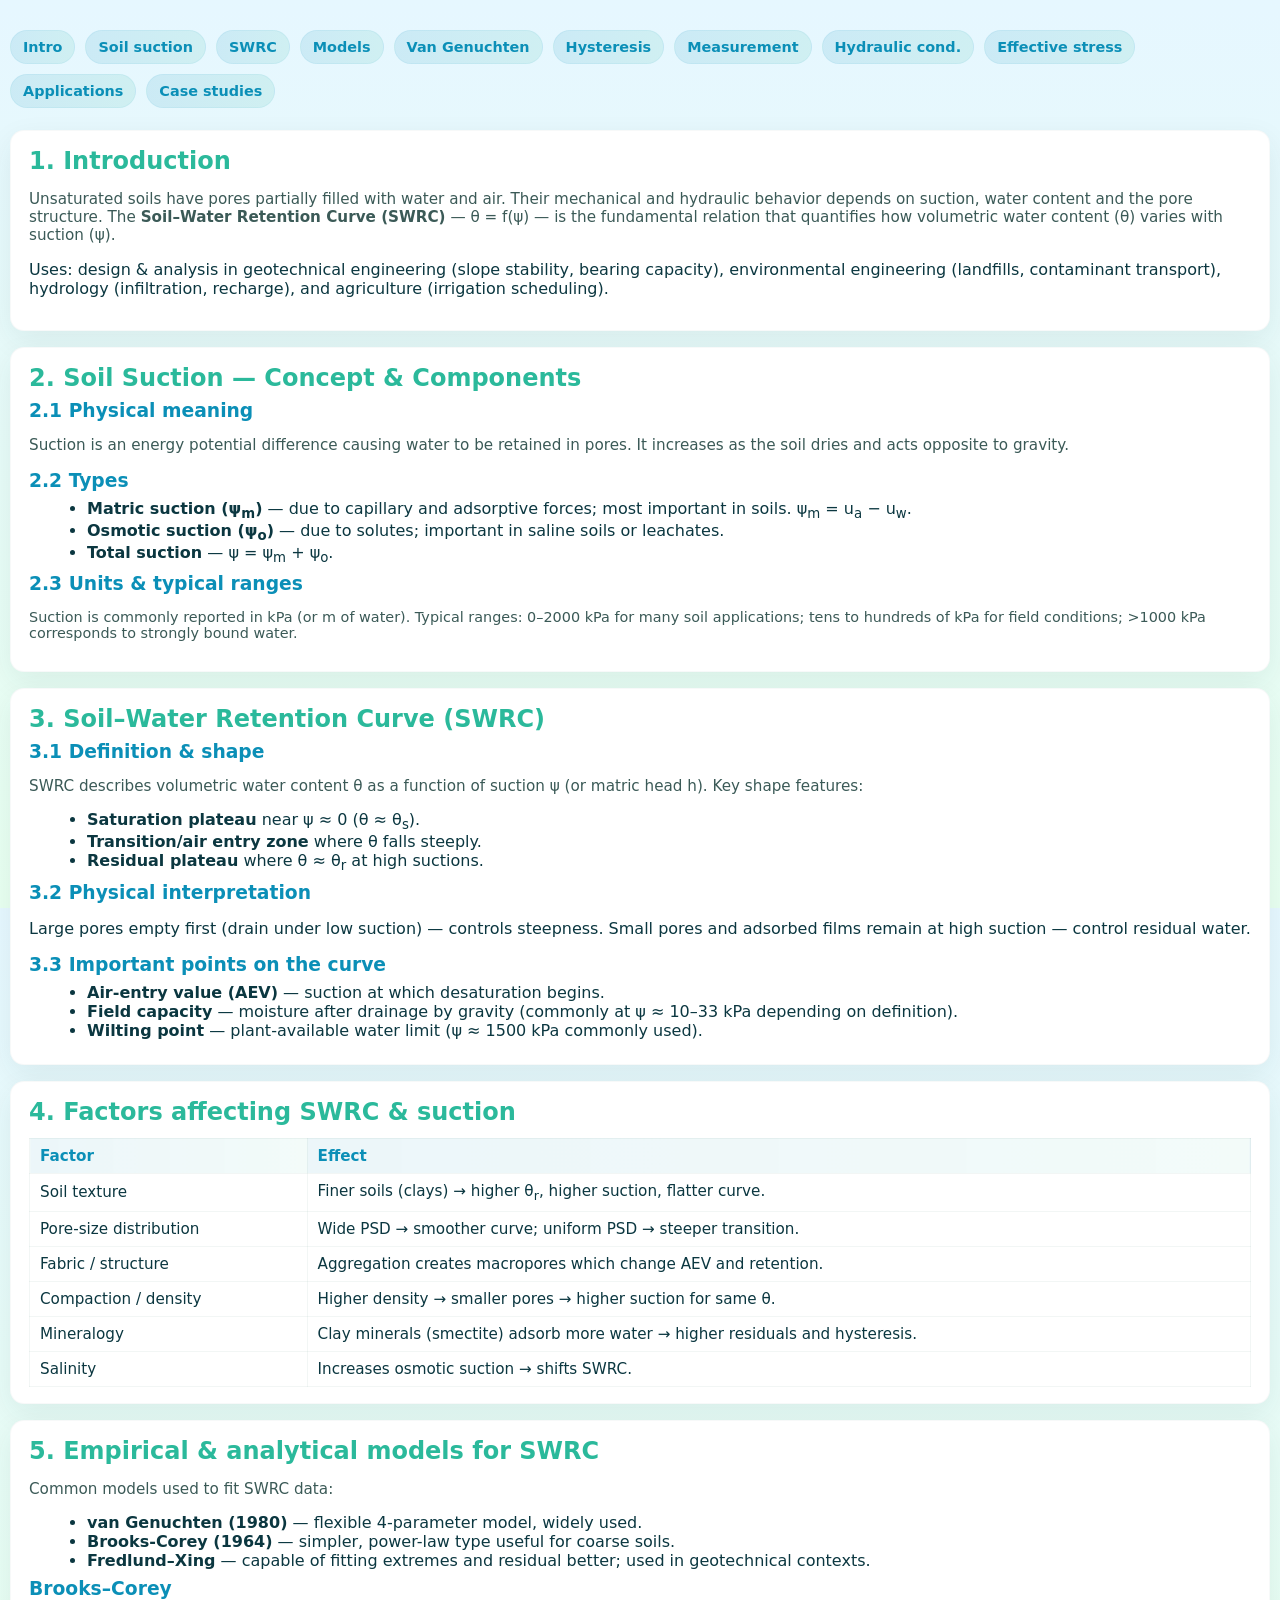
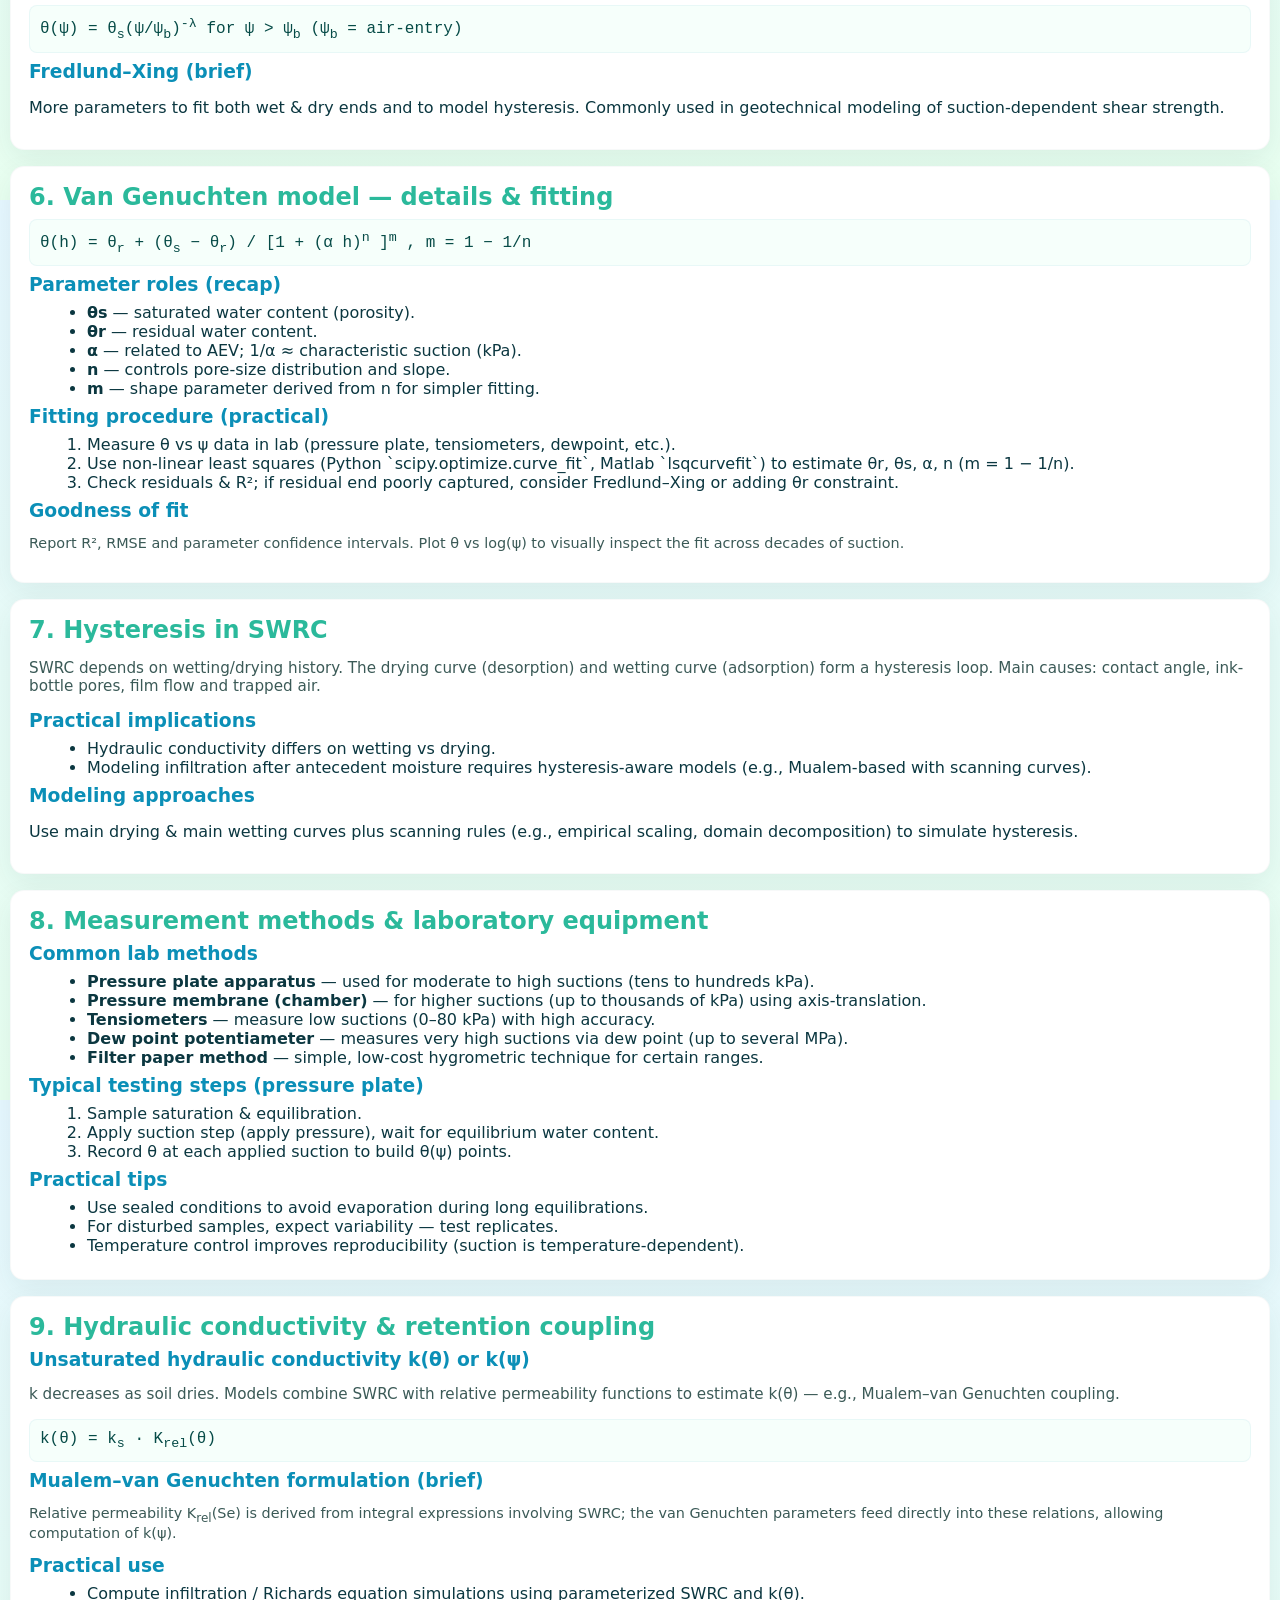
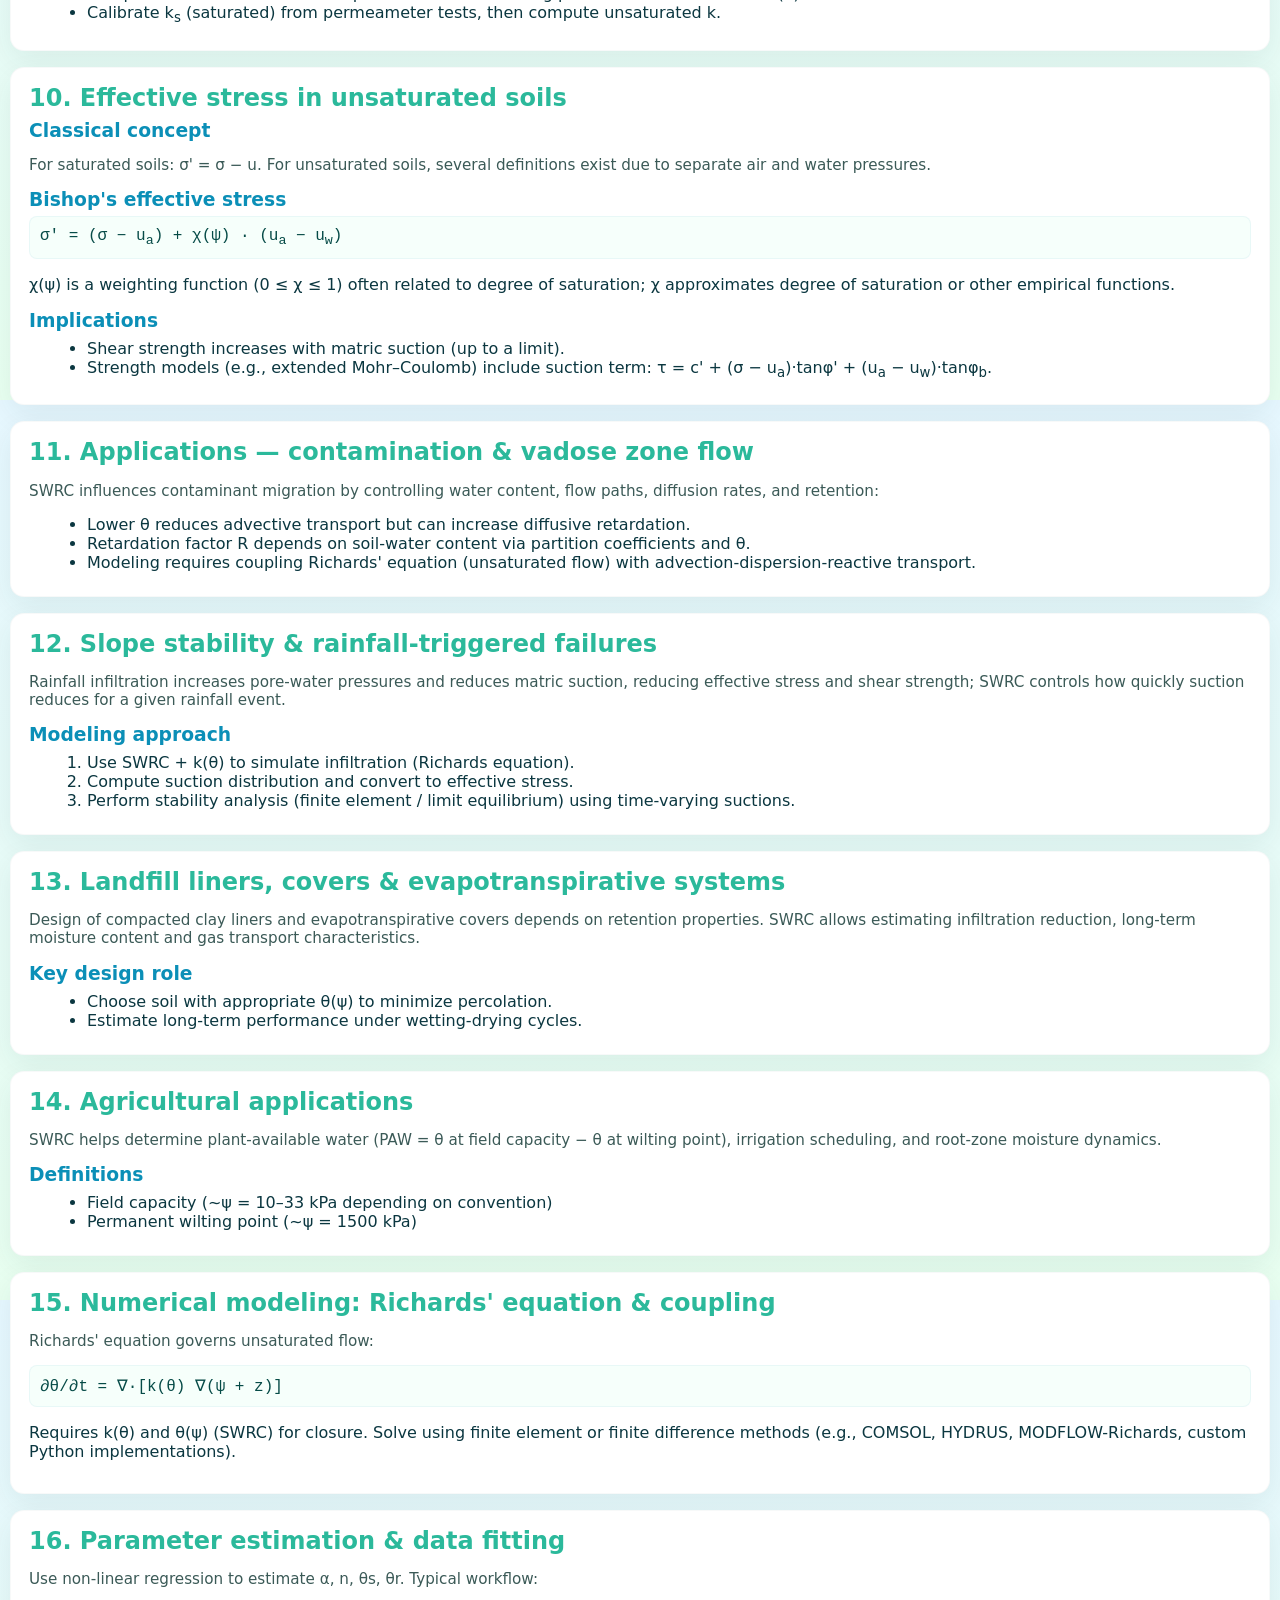
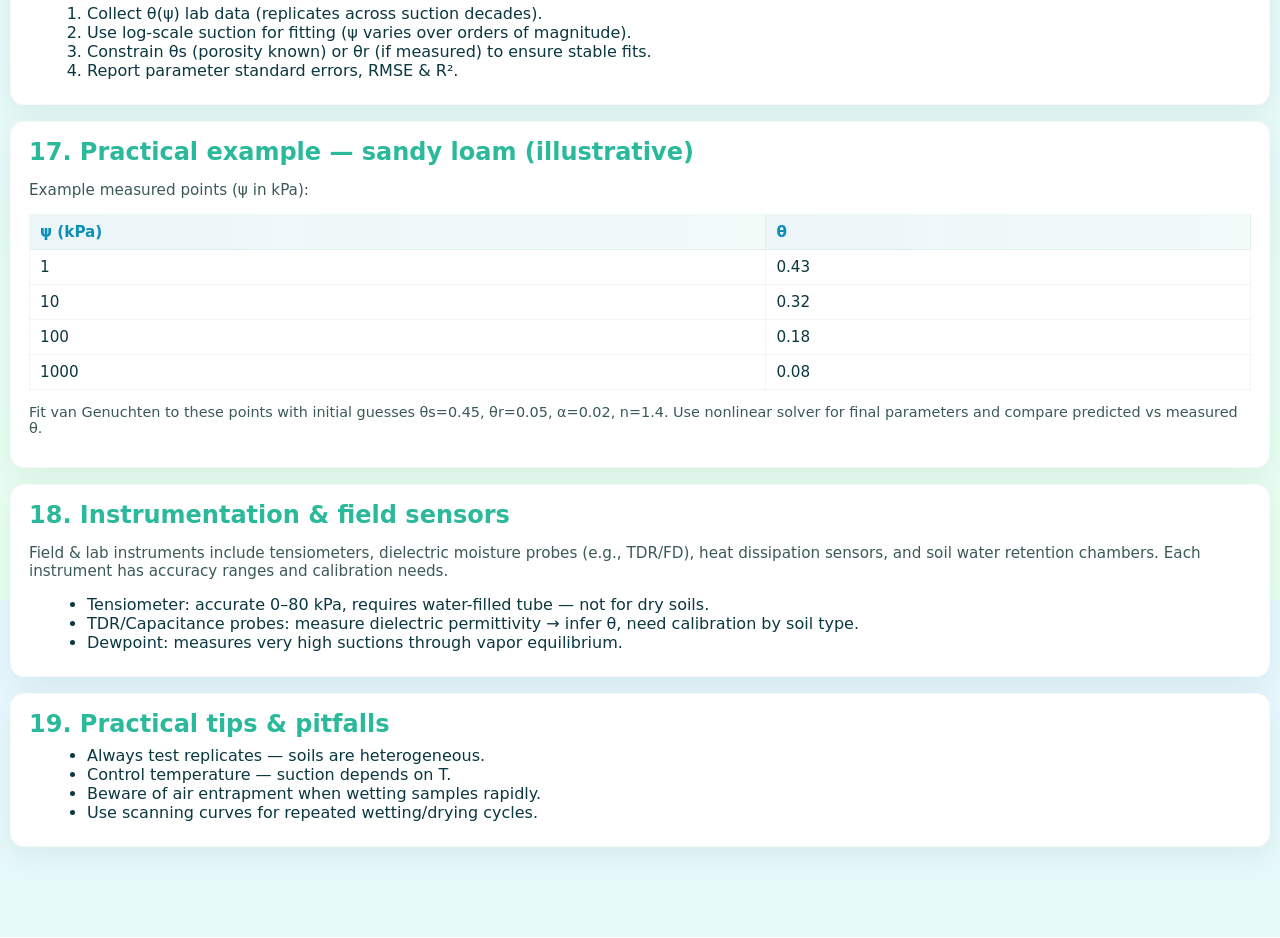
<file: notes.html>
<!doctype html>
<html lang="en">
<head>
<meta charset="utf-8" />
<meta name="viewport" content="width=device-width,initial-scale=1" />
<title>Detailed Notes — SWRC & Unsaturated Soil Mechanics</title>

<style>
  :root{
    --bg1:#e6f7ff;
    --bg2:#e8fff0;
    --card:#ffffff;
    --accent1:#0b8fb7;
    --accent2:#2bb99b;
    --text:#0b3740;
    --muted:#3b5a57;
    --radius:14px;
    --shadow:0 10px 30px rgba(11,55,50,0.07);
  }
/* page */
  html,body{height:100%; margin:0; font-family:Inter, system-ui, -apple-system, "Segoe UI", Roboto, Arial; color:var(--text); background: linear-gradient(180deg,var(--bg1),var(--bg2)); -webkit-font-smoothing:antialiased; -moz-osx-font-smoothing:grayscale;}
  .wrap{max-width:1400px; margin:8px auto; padding:10px;}
/* toc */
  .toc{margin:12px 0 22px 0; display:flex; gap:10px; flex-wrap:wrap;}
  .toc a{background:linear-gradient(90deg, rgba(11,143,183,0.12), rgba(43,185,155,0.12)); color:var(--accent1); padding:8px 12px; border-radius:999px; text-decoration:none; font-weight:600; font-size:0.9rem; border:1px solid rgba(11,143,183,0.06);}

  /* card */
  .card{background:var(--card); border-radius:var(--radius); padding:16px 18px; margin:16px 0; box-shadow:var(--shadow); border:1px solid rgba(6,84,72,0.03);}
  .card h2{margin:0 0 8px 0; color:var(--accent2);}
  .card h3{margin:8px 0 6px 0; color:var(--accent1);}
  .muted{color:var(--muted); font-size:0.95rem;}

  /* tables */
  table{width:100%; border-collapse:collapse; margin-top:12px; font-size:0.95rem;}
  table th, table td{padding:8px 10px; border:1px solid rgba(7,80,72,0.05); text-align:left;}
  table thead th{background:linear-gradient(90deg, rgba(11,143,183,0.08), rgba(43,185,155,0.06)); color:var(--accent1); font-weight:700;}

  /* code/equation */
  pre.equation, .equation{background:#f6fffb; padding:10px; border-radius:8px; border:1px solid rgba(11,143,183,0.06); font-family: ui-monospace, SFMono-Regular, Menlo, Monaco, "Roboto Mono", monospace; color:#064b47; overflow:auto;}

  /* info box */
  .info{background:linear-gradient(90deg,#fff8e0,#f7fff0); padding:10px; border-left:6px solid #f0b400; border-radius:8px; color:#2d3f2f; margin-top:10px;}

  /* lists & sections */
  ul{margin:8px 0 8px 18px;}
  ol{margin:8px 0 8px 18px;}
  .small{font-size:0.9rem; color:var(--muted);}

  /* footer */
  footer{margin:32px 0 80px; text-align:center; color:var(--muted); font-size:0.95rem;}

  /* responsive */
  @media (max-width:760px){
    .wrap{padding:12px;}
    .brand-title img{width:56px;height:56px;}
    h1{font-size:1.3rem;}
  }
</style>
</head>

<body>
  <div class="wrap">
    <!-- Quick TOC (no sidebar) -->
    <nav class="toc" aria-label="Quick links">
      <a href="#intro">Intro</a>
      <a href="#suction">Soil suction</a>
      <a href="#swrc">SWRC</a>
      <a href="#models">Models</a>
      <a href="#vg">Van Genuchten</a>
      <a href="#hysteresis">Hysteresis</a>
      <a href="#meas">Measurement</a>
      <a href="#hydraulic">Hydraulic cond.</a>
      <a href="#effective">Effective stress</a>
      <a href="#applications">Applications</a>
      <a href="#case">Case studies</a>
    </nav>

    <!-- 1 INTRO -->
    <section id="intro" class="card">
      <h2>1. Introduction</h2>
      <p class="muted">Unsaturated soils have pores partially filled with water and air. Their mechanical and hydraulic behavior depends on suction, water content and the pore structure. The <strong>Soil–Water Retention Curve (SWRC)</strong> — θ = f(ψ) — is the fundamental relation that quantifies how volumetric water content (θ) varies with suction (ψ).</p>

      <p>Uses: design & analysis in geotechnical engineering (slope stability, bearing capacity), environmental engineering (landfills, contaminant transport), hydrology (infiltration, recharge), and agriculture (irrigation scheduling).</p>
    </section>

    <!-- 2 SUCTION -->
    <section id="suction" class="card">
      <h2>2. Soil Suction — Concept & Components</h2>

      <h3>2.1 Physical meaning</h3>
      <p class="muted">Suction is an energy potential difference causing water to be retained in pores. It increases as the soil dries and acts opposite to gravity.</p>

      <h3>2.2 Types</h3>
      <ul>
        <li><strong>Matric suction (ψ<sub>m</sub>)</strong> — due to capillary and adsorptive forces; most important in soils. ψ<sub>m</sub> = u<sub>a</sub> − u<sub>w</sub>.</li>
        <li><strong>Osmotic suction (ψ<sub>o</sub>)</strong> — due to solutes; important in saline soils or leachates.</li>
        <li><strong>Total suction</strong> — ψ = ψ<sub>m</sub> + ψ<sub>o</sub>.</li>
      </ul>

      <h3>2.3 Units & typical ranges</h3>
      <p class="small">Suction is commonly reported in kPa (or m of water). Typical ranges: 0–2000 kPa for many soil applications; tens to hundreds of kPa for field conditions; >1000 kPa corresponds to strongly bound water.</p>
    </section>

    <!-- 3 SWRC -->
    <section id="swrc" class="card">
      <h2>3. Soil–Water Retention Curve (SWRC)</h2>

      <h3>3.1 Definition & shape</h3>
      <p class="muted">SWRC describes volumetric water content θ as a function of suction ψ (or matric head h). Key shape features:</p>
      <ul>
        <li><strong>Saturation plateau</strong> near ψ ≈ 0 (θ ≈ θ<sub>s</sub>).</li>
        <li><strong>Transition/air entry zone</strong> where θ falls steeply.</li>
        <li><strong>Residual plateau</strong> where θ ≈ θ<sub>r</sub> at high suctions.</li>
      </ul>

      <h3>3.2 Physical interpretation</h3>
      <p>Large pores empty first (drain under low suction) — controls steepness. Small pores and adsorbed films remain at high suction — control residual water.</p>

      <h3>3.3 Important points on the curve</h3>
      <ul>
        <li><strong>Air-entry value (AEV)</strong> — suction at which desaturation begins.</li>
        <li><strong>Field capacity</strong> — moisture after drainage by gravity (commonly at ψ ≈ 10–33 kPa depending on definition).</li>
        <li><strong>Wilting point</strong> — plant-available water limit (ψ ≈ 1500 kPa commonly used).</li>
      </ul>
    </section>

    <!-- 4 FACTORS -->
    <section class="card">
      <h2>4. Factors affecting SWRC & suction</h2>
      <table>
        <thead><tr><th>Factor</th><th>Effect</th></tr></thead>
        <tbody>
          <tr><td>Soil texture</td><td>Finer soils (clays) → higher θ<sub>r</sub>, higher suction, flatter curve.</td></tr>
          <tr><td>Pore-size distribution</td><td>Wide PSD → smoother curve; uniform PSD → steeper transition.</td></tr>
          <tr><td>Fabric / structure</td><td>Aggregation creates macropores which change AEV and retention.</td></tr>
          <tr><td>Compaction / density</td><td>Higher density → smaller pores → higher suction for same θ.</td></tr>
          <tr><td>Mineralogy</td><td>Clay minerals (smectite) adsorb more water → higher residuals and hysteresis.</td></tr>
          <tr><td>Salinity</td><td>Increases osmotic suction → shifts SWRC.</td></tr>
        </tbody>
      </table>
    </section>

    <!-- 5 MODELS -->
    <section id="models" class="card">
      <h2>5. Empirical & analytical models for SWRC</h2>
      <p class="muted">Common models used to fit SWRC data:</p>
      <ul>
        <li><strong>van Genuchten (1980)</strong> — flexible 4-parameter model, widely used.</li>
        <li><strong>Brooks-Corey (1964)</strong> — simpler, power-law type useful for coarse soils.</li>
        <li><strong>Fredlund–Xing</strong> — capable of fitting extremes and residual better; used in geotechnical contexts.</li>
      </ul>

      <h3>Brooks–Corey</h3>
      <div class="equation">θ(ψ) = θ<sub>s</sub>(ψ/ψ<sub>b</sub>)<sup>-λ</sup>  for ψ > ψ<sub>b</sub> (ψ<sub>b</sub> = air-entry)</div>

      <h3>Fredlund–Xing (brief)</h3>
      <p>More parameters to fit both wet & dry ends and to model hysteresis. Commonly used in geotechnical modeling of suction-dependent shear strength.</p>
    </section>

    <!-- 6 van genuchten -->
    <section id="vg" class="card">
      <h2>6. Van Genuchten model — details & fitting</h2>
      <div class="equation">
        θ(h) = θ<sub>r</sub> + (θ<sub>s</sub> − θ<sub>r</sub>) / [1 + (α h)<sup>n</sup> ]<sup>m</sup> ,  m = 1 − 1/n
      </div>

      <h3>Parameter roles (recap)</h3>
      <ul>
        <li><strong>θs</strong> — saturated water content (porosity).</li>
        <li><strong>θr</strong> — residual water content.</li>
        <li><strong>α</strong> — related to AEV; 1/α ≈ characteristic suction (kPa).</li>
        <li><strong>n</strong> — controls pore-size distribution and slope.</li>
        <li><strong>m</strong> — shape parameter derived from n for simpler fitting.</li>
      </ul>

      <h3>Fitting procedure (practical)</h3>
      <ol>
        <li>Measure θ vs ψ data in lab (pressure plate, tensiometers, dewpoint, etc.).</li>
        <li>Use non-linear least squares (Python `scipy.optimize.curve_fit`, Matlab `lsqcurvefit`) to estimate θr, θs, α, n (m = 1 − 1/n).</li>
        <li>Check residuals & R²; if residual end poorly captured, consider Fredlund–Xing or adding θr constraint.</li>
      </ol>

      <h3>Goodness of fit</h3>
      <p class="small">Report R², RMSE and parameter confidence intervals. Plot θ vs log(ψ) to visually inspect the fit across decades of suction.</p>
    </section>

    <!-- 7 HYSTERESIS -->
    <section id="hysteresis" class="card">
      <h2>7. Hysteresis in SWRC</h2>
      <p class="muted">SWRC depends on wetting/drying history. The drying curve (desorption) and wetting curve (adsorption) form a hysteresis loop. Main causes: contact angle, ink-bottle pores, film flow and trapped air.</p>

      <h3>Practical implications</h3>
      <ul>
        <li>Hydraulic conductivity differs on wetting vs drying.</li>
        <li>Modeling infiltration after antecedent moisture requires hysteresis-aware models (e.g., Mualem-based with scanning curves).</li>
      </ul>

      <h3>Modeling approaches</h3>
      <p>Use main drying & main wetting curves plus scanning rules (e.g., empirical scaling, domain decomposition) to simulate hysteresis.</p>
    </section>

    <!-- 8 MEASUREMENT -->
    <section id="meas" class="card">
      <h2>8. Measurement methods & laboratory equipment</h2>

      <h3>Common lab methods</h3>
      <ul>
        <li><strong>Pressure plate apparatus</strong> — used for moderate to high suctions (tens to hundreds kPa).</li>
        <li><strong>Pressure membrane (chamber)</strong> — for higher suctions (up to thousands of kPa) using axis-translation.</li>
        <li><strong>Tensiometers</strong> — measure low suctions (0–80 kPa) with high accuracy.</li>
        <li><strong>Dew point potentiameter</strong> — measures very high suctions via dew point (up to several MPa).</li>
        <li><strong>Filter paper method</strong> — simple, low-cost hygrometric technique for certain ranges.</li>
      </ul>

      <h3>Typical testing steps (pressure plate)</h3>
      <ol>
        <li>Sample saturation & equilibration.</li>
        <li>Apply suction step (apply pressure), wait for equilibrium water content.</li>
        <li>Record θ at each applied suction to build θ(ψ) points.</li>
      </ol>

      <h3>Practical tips</h3>
      <ul>
        <li>Use sealed conditions to avoid evaporation during long equilibrations.</li>
        <li>For disturbed samples, expect variability — test replicates.</li>
        <li>Temperature control improves reproducibility (suction is temperature-dependent).</li>
      </ul>
    </section>

    <!-- 9 HYDRAULIC CONDUCTIVITY -->
    <section id="hydraulic" class="card">
      <h2>9. Hydraulic conductivity & retention coupling</h2>

      <h3>Unsaturated hydraulic conductivity k(θ) or k(ψ)</h3>
      <p class="muted">k decreases as soil dries. Models combine SWRC with relative permeability functions to estimate k(θ) — e.g., Mualem–van Genuchten coupling.</p>

      <div class="equation">k(θ) = k<sub>s</sub> · K<sub>rel</sub>(θ)</div>

      <h3>Mualem–van Genuchten formulation (brief)</h3>
      <p class="small">Relative permeability K<sub>rel</sub>(Se) is derived from integral expressions involving SWRC; the van Genuchten parameters feed directly into these relations, allowing computation of k(ψ).</p>

      <h3>Practical use</h3>
      <ul>
        <li>Compute infiltration / Richards equation simulations using parameterized SWRC and k(θ).</li>
        <li>Calibrate k<sub>s</sub> (saturated) from permeameter tests, then compute unsaturated k.</li>
      </ul>
    </section>

    <!-- 10 EFFECTIVE STRESS -->
    <section id="effective" class="card">
      <h2>10. Effective stress in unsaturated soils</h2>

      <h3>Classical concept</h3>
      <p class="muted">For saturated soils: σ' = σ − u. For unsaturated soils, several definitions exist due to separate air and water pressures.</p>

      <h3>Bishop's effective stress</h3>
      <div class="equation">σ' = (σ − u<sub>a</sub>) + χ(ψ) · (u<sub>a</sub> − u<sub>w</sub>)</div>
      <p>χ(ψ) is a weighting function (0 ≤ χ ≤ 1) often related to degree of saturation; χ approximates degree of saturation or other empirical functions.</p>

      <h3>Implications</h3>
      <ul>
        <li>Shear strength increases with matric suction (up to a limit).</li>
        <li>Strength models (e.g., extended Mohr–Coulomb) include suction term:  τ = c' + (σ − u<sub>a</sub>)·tanφ' + (u<sub>a</sub> − u<sub>w</sub>)·tanφ<sub>b</sub>.</li>
      </ul>
    </section>

    <!-- 11 CONTAMINANT TRANSPORT LINK -->
    <section id="applications" class="card">
      <h2>11. Applications — contamination & vadose zone flow</h2>
      <p class="muted">SWRC influences contaminant migration by controlling water content, flow paths, diffusion rates, and retention:</p>
      <ul>
        <li>Lower θ reduces advective transport but can increase diffusive retardation.</li>
        <li>Retardation factor R depends on soil-water content via partition coefficients and θ.</li>
        <li>Modeling requires coupling Richards' equation (unsaturated flow) with advection-dispersion-reactive transport.</li>
      </ul>
    </section>

    <!-- 12 LANDSLIDES -->
    <section class="card">
      <h2>12. Slope stability & rainfall-triggered failures</h2>
      <p class="muted">Rainfall infiltration increases pore-water pressures and reduces matric suction, reducing effective stress and shear strength; SWRC controls how quickly suction reduces for a given rainfall event.</p>

      <h3>Modeling approach</h3>
      <ol>
        <li>Use SWRC + k(θ) to simulate infiltration (Richards equation).</li>
        <li>Compute suction distribution and convert to effective stress.</li>
        <li>Perform stability analysis (finite element / limit equilibrium) using time-varying suctions.</li>
      </ol>
    </section>

    <!-- 13 LANDFILL -->
    <section class="card">
      <h2>13. Landfill liners, covers & evapotranspirative systems</h2>
      <p class="muted">Design of compacted clay liners and evapotranspirative covers depends on retention properties. SWRC allows estimating infiltration reduction, long-term moisture content and gas transport characteristics.</p>

      <h3>Key design role</h3>
      <ul>
        <li>Choose soil with appropriate θ(ψ) to minimize percolation.</li>
        <li>Estimate long-term performance under wetting-drying cycles.</li>
      </ul>
    </section>

    <!-- 14 AGRICULTURE -->
    <section class="card">
      <h2>14. Agricultural applications</h2>
      <p class="muted">SWRC helps determine plant-available water (PAW = θ at field capacity − θ at wilting point), irrigation scheduling, and root-zone moisture dynamics.</p>
      <h3>Definitions</h3>
      <ul>
        <li>Field capacity (~ψ = 10–33 kPa depending on convention)</li>
        <li>Permanent wilting point (~ψ = 1500 kPa)</li>
      </ul>
    </section>

    <!-- 15 NUMERICAL SIMULATION -->
    <section class="card">
      <h2>15. Numerical modeling: Richards' equation & coupling</h2>
      <p class="muted">Richards' equation governs unsaturated flow:</p>
      <div class="equation">∂θ/∂t = ∇·[k(θ) ∇(ψ + z)]</div>
      <p>Requires k(θ) and θ(ψ) (SWRC) for closure. Solve using finite element or finite difference methods (e.g., COMSOL, HYDRUS, MODFLOW-Richards, custom Python implementations).</p>
    </section>

    <!-- 16 PARAMETER ESTIMATION -->
    <section class="card">
      <h2>16. Parameter estimation & data fitting</h2>
      <p class="muted">Use non-linear regression to estimate α, n, θs, θr. Typical workflow:</p>
      <ol>
        <li>Collect θ(ψ) lab data (replicates across suction decades).</li>
        <li>Use log-scale suction for fitting (ψ varies over orders of magnitude).</li>
        <li>Constrain θs (porosity known) or θr (if measured) to ensure stable fits.</li>
        <li>Report parameter standard errors, RMSE & R².</li>
      </ol>
    </section>

    <!-- 17 PRACTICAL EXAMPLE -->
    <section class="card">
      <h2>17. Practical example — sandy loam (illustrative)</h2>
      <p class="muted">Example measured points (ψ in kPa):</p>
      <table>
        <thead><tr><th>ψ (kPa)</th><th>θ</th></tr></thead>
        <tbody>
          <tr><td>1</td><td>0.43</td></tr>
          <tr><td>10</td><td>0.32</td></tr>
          <tr><td>100</td><td>0.18</td></tr>
          <tr><td>1000</td><td>0.08</td></tr>
        </tbody>
      </table>

      <p class="small">Fit van Genuchten to these points with initial guesses θs=0.45, θr=0.05, α=0.02, n=1.4. Use nonlinear solver for final parameters and compare predicted vs measured θ.</p>
    </section>

    <!-- 18 INSTRUMENTS DEEP -->
    <section class="card">
      <h2>18. Instrumentation & field sensors</h2>
      <p class="muted">Field & lab instruments include tensiometers, dielectric moisture probes (e.g., TDR/FD), heat dissipation sensors, and soil water retention chambers. Each instrument has accuracy ranges and calibration needs.</p>
      <ul>
        <li>Tensiometer: accurate 0–80 kPa, requires water-filled tube — not for dry soils.</li>
        <li>TDR/Capacitance probes: measure dielectric permittivity → infer θ, need calibration by soil type.</li>
        <li>Dewpoint: measures very high suctions through vapor equilibrium.</li>
      </ul>
    </section>

    <!-- 19 PRACTICAL TIPS -->
    <section class="card">
      <h2>19. Practical tips & pitfalls</h2>
      <ul>
        <li>Always test replicates — soils are heterogeneous.</li>
        <li>Control temperature — suction depends on T.</li>
        <li>Beware of air entrapment when wetting samples rapidly.</li>
        <li>Use scanning curves for repeated wetting/drying cycles.</li>
      </ul>
    </section>

    <footer>

    </footer>
  </div>
</body>
</html>
</file>
